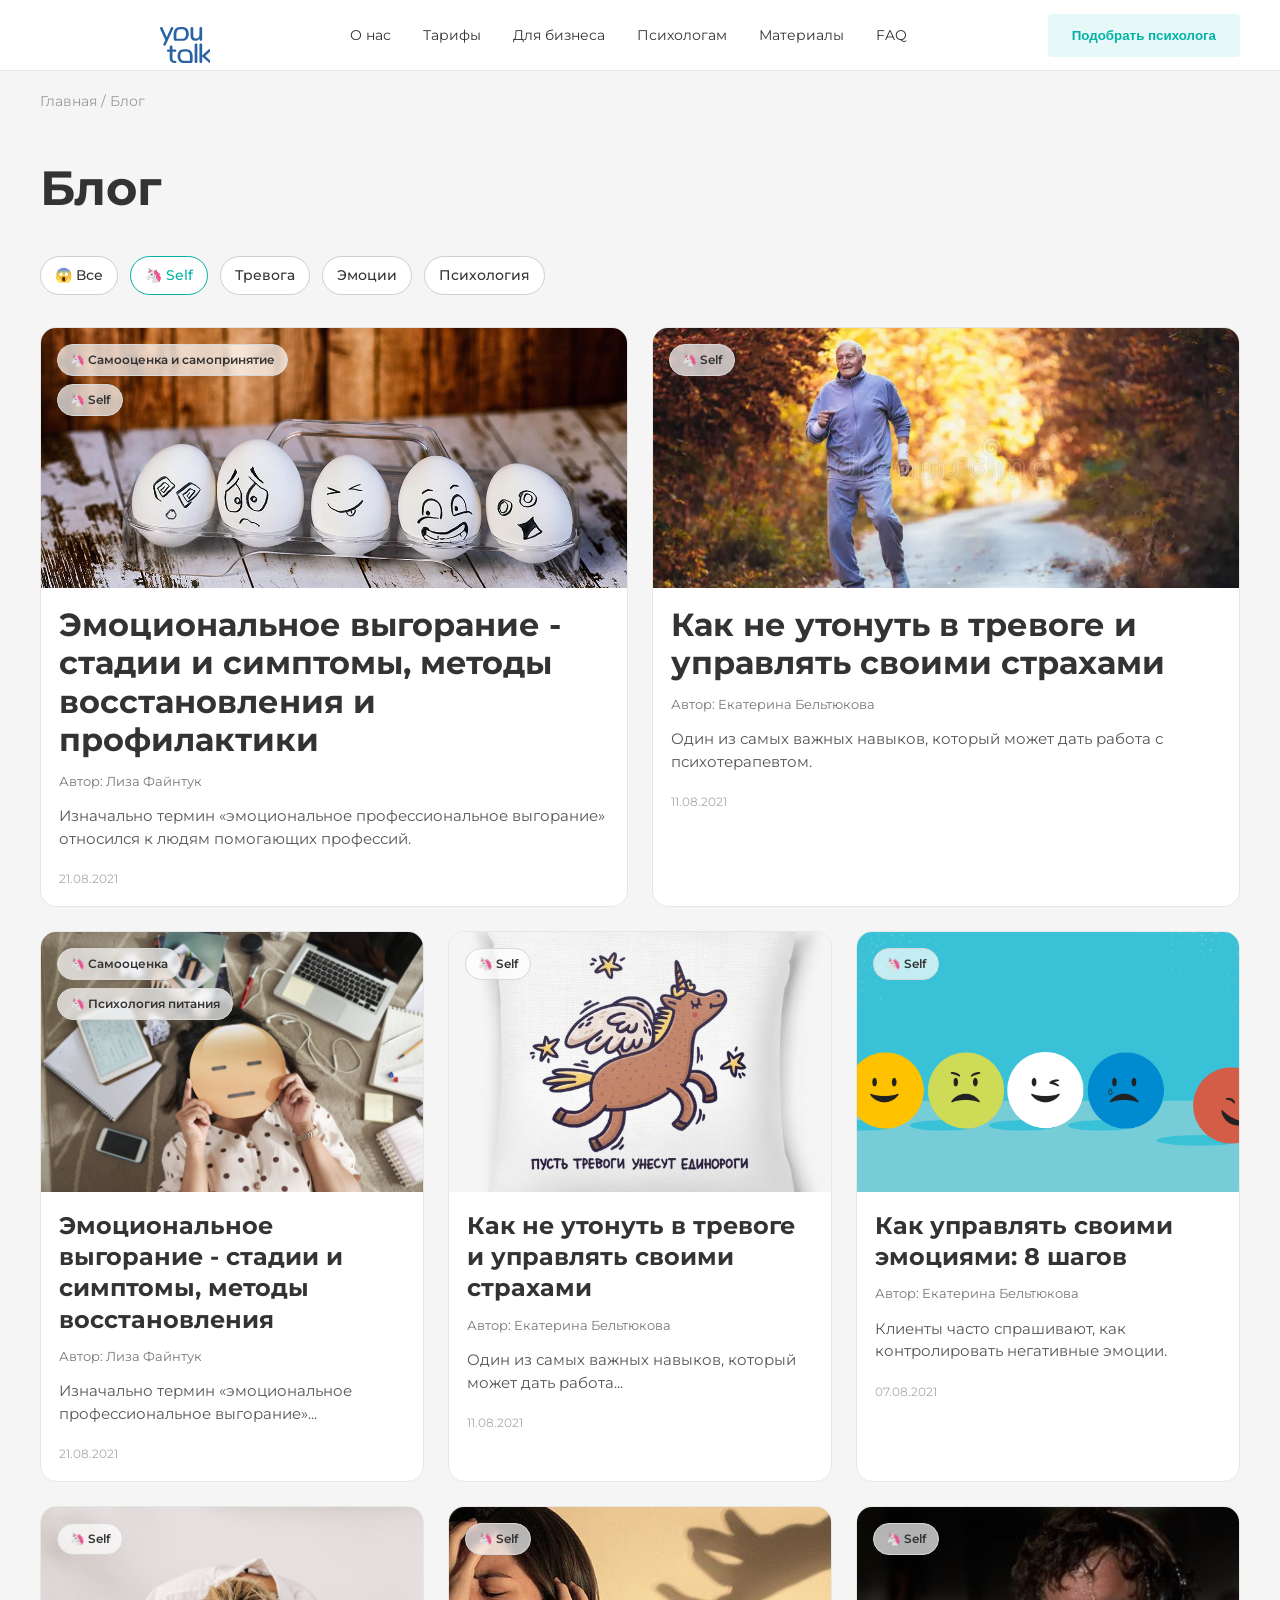
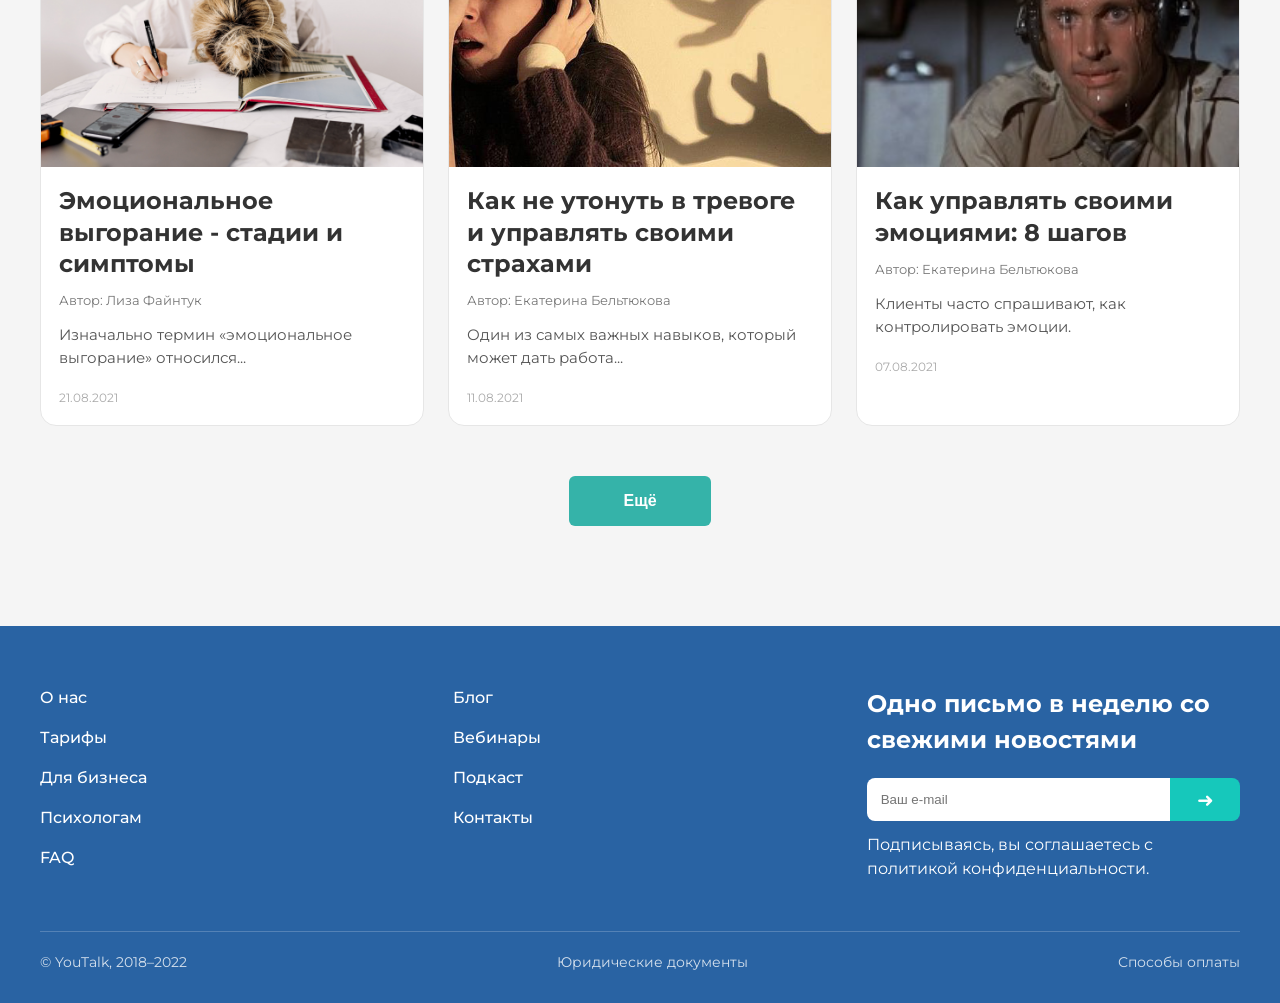
<file: index.html>
<!DOCTYPE html>
<html lang="ru">
<head>
  <meta charset="UTF-8" />
  <meta name="viewport" content="width=device-width, initial-scale=1.0" />
  <title>YouTalk Блог</title>
  <link rel="preconnect" href="https://fonts.googleapis.com">
  <link rel="preconnect" href="https://fonts.gstatic.com" crossorigin>
  <link href="https://fonts.googleapis.com/css2?family=Montserrat:wght@400;500;600;700;800&display=swap" rel="stylesheet">
  <link rel="stylesheet" href="css/style.css">
</head>
<body>

  <header>
    <div class="container header-wrapper">
      <a href="/" class="logo" aria-label="YouTalk"></a>
      <nav>
        <a href="#">О нас</a>
        <a href="#">Тарифы</a>
        <a href="#">Для бизнеса</a>
        <a href="#">Психологам</a>
        <a href="#">Материалы</a>
        <a href="#">FAQ</a>
      </nav>
      <button class="header-btn">Подобрать психолога</button>
    </div>
  </header>

  <main>
    <section class="container">
      <div class="breadcrumbs">Главная / Блог</div>
      <h1 class="page-title">Блог</h1>

      <div class="tags">
        <div class="tag">😱 Все</div>
        <div class="tag active">🦄 Self</div>
        <div class="tag">Тревога</div>
        <div class="tag">Эмоции</div>
        <div class="tag">Психология</div>
      </div>

      <div class="blog-grid full-blog-grid">
        <article class="blog-card featured">
          <img src="img/1.jpg" alt="Статья эмоциональное выгорание - стадии и симптомы, методы восстановления и профилактики, автор Лиза Файнтук">
          <div class="card-content">
            <div class="card-tags">
              <span>🦄 Самооценка и самопринятие</span>
              <span>🦄 Self</span>
            </div>
            <h2 class="card-title">Эмоциональное выгорание - стадии и симптомы, методы восстановления и профилактики</h2>
            <div class="card-author">Автор: Лиза Файнтук</div>
            <div class="card-text">Изначально термин «эмоциональное профессиональное выгорание» относился к людям помогающих профессий.</div>
            <div class="card-date">21.08.2021</div>
          </div>
        </article>

        <article class="blog-card featured">
          <a href="article.html" class="card-link">
            <img src="img/2.jpg" alt="Статья как не утонуть в тревоге и управлять своими страхами, автор Екатерина Бельтюкова">
            <div class="card-content">
              <div class="card-tags">
                <span>🦄 Self</span>
              </div>
              <h2 class="card-title">Как не утонуть в тревоге и управлять своими страхами</h2>
              <div class="card-author">Автор: Екатерина Бельтюкова</div>
              <div class="card-text">Один из самых важных навыков, который может дать работа с психотерапевтом.</div>
              <div class="card-date">11.08.2021</div>
            </div>
          </a>
        </article>

        <article class="blog-card small-card">
          <img src="img/3.jpg" alt="Статья эмоциональное выгорание - стадии и симптомы, методы восстановления, автор Лиза Файнтук">
          <div class="card-content">
            <div class="card-tags">
              <span>🦄 Самооценка</span>
              <span>🦄 Психология питания</span>
            </div>
            <h2 class="card-title">Эмоциональное выгорание - стадии и симптомы, методы восстановления</h2>
            <div class="card-author">Автор: Лиза Файнтук</div>
            <div class="card-text">Изначально термин «эмоциональное профессиональное выгорание»...</div>
            <div class="card-date">21.08.2021</div>
          </div>
        </article>

        <article class="blog-card small-card">
          <a href="article.html" class="card-link">
            <img src="img/4.jpg" alt="Статья как не утонуть в тревоге и управлять своими страхами, автор Екатерина Бельтюкова">
            <div class="card-content">
              <div class="card-tags">
                <span>🦄 Self</span>
              </div>
              <h2 class="card-title">Как не утонуть в тревоге и управлять своими страхами</h2>
              <div class="card-author">Автор: Екатерина Бельтюкова</div>
              <div class="card-text">Один из самых важных навыков, который может дать работа...</div>
              <div class="card-date">11.08.2021</div>
            </div>
          </a>
        </article>

        <article class="blog-card small-card">
          <img src="img/5.jpg" alt="Статья как управлять своими эмоциями: 8 шагов, автор Екатерина Бельтюкова">
          <div class="card-content">
            <div class="card-tags"><span>🦄 Self</span></div>
            <h2 class="card-title">Как управлять своими эмоциями: 8 шагов</h2>
            <div class="card-author">Автор: Екатерина Бельтюкова</div>
            <div class="card-text">Клиенты часто спрашивают, как контролировать негативные эмоции.</div>
            <div class="card-date">07.08.2021</div>
          </div>
        </article>

        <article class="blog-card small-card">
          <img src="img/6.jpg" alt="Статья эмоциональное выгорание - стадии и симптомы, методы восстановления, автор Лиза Файнтук">
          <div class="card-content">
            <div class="card-tags"><span>🦄 Self</span></div>
            <h2 class="card-title">Эмоциональное выгорание - стадии и симптомы</h2>
            <div class="card-author">Автор: Лиза Файнтук</div>
            <div class="card-text">Изначально термин «эмоциональное выгорание» относился...</div>
            <div class="card-date">21.08.2021</div>
          </div>
        </article>

        <article class="blog-card small-card">
          <a href="article.html" class="card-link">
            <img src="img/7.jpg" alt="Статья как не утонуть в тревоге и управлять своими страхами, автор Екатерина Бельтюкова">
            <div class="card-content">
              <div class="card-tags"><span>🦄 Self</span></div>
              <h2 class="card-title">Как не утонуть в тревоге и управлять своими страхами</h2>
              <div class="card-author">Автор: Екатерина Бельтюкова</div>
              <div class="card-text">Один из самых важных навыков, который может дать работа...</div>
              <div class="card-date">11.08.2021</div>
            </div>
          </a>
        </article>

        <article class="blog-card small-card">
          <img src="img/8.jpg" alt="Статья как управлять своими эмоциями: 8 шагов, автор Екатерина Бельтюкова">
          <div class="card-content">
            <div class="card-tags"><span>🦄 Self</span></div>
            <h2 class="card-title">Как управлять своими эмоциями: 8 шагов</h2>
            <div class="card-author">Автор: Екатерина Бельтюкова</div>
            <div class="card-text">Клиенты часто спрашивают, как контролировать эмоции.</div>
            <div class="card-date">07.08.2021</div>
          </div>
        </article>
      </div>

      <div class="load-more">
        <button>Ещё</button>
      </div>
    </section>
  </main>

  <footer>
    <div class="container">
      <div class="footer-top">
        <div class="footer-links">
          <a href="#">О нас</a>
          <a href="#">Тарифы</a>
          <a href="#">Для бизнеса</a>
          <a href="#">Психологам</a>
          <a href="#">FAQ</a>
        </div>
        <div class="footer-links">
          <a href="#">Блог</a>
          <a href="#">Вебинары</a>
          <a href="#">Подкаст</a>
          <a href="#">Контакты</a>
        </div>
        <div class="newsletter">
          <h3>Одно письмо в неделю со свежими новостями</h3>
          <div class="newsletter-form">
            <input type="email" placeholder="Ваш e-mail">
            <button>➜</button>
			<span class="footer-logo" aria-hidden="true"></span>
          </div>
          <p>Подписываясь, вы соглашаетесь с политикой конфиденциальности.</p>
        </div>
      </div>
      <div class="footer-bottom">
        <div>© YouTalk, 2018–2022</div>
        <div>Юридические документы</div>
        <div>Способы оплаты</div>
      </div>
    </div>
  </footer>

</body>
</html>
</file>
<file: css/style.css>
:root {
  --color-primary: #35b3A9;
}

* {
  margin: 0;
  padding: 0;
  box-sizing: border-box;
}

body {
  font-family: 'Montserrat', sans-serif;
  background: #f5f5f5;
  color: #333;
  line-height: 1.5;
}

a {
  text-decoration: none;
  color: inherit;
}

img {
  width: 100%;
  display: block;
}

.container {
  width: 1200px;
  margin: 0 auto;
}

header {
  background: white;
  border-bottom: 1px solid #e5e5e5;
  position: sticky;
  top: 0;
  z-index: 100;
}

.header-wrapper {
  height: 70px;
  display: flex;
  align-items: center;
  justify-content: space-between;
}

.logo {
  font-size: 30px;
  font-weight: 800;
  color: #2b6cb0;
}

nav {
  display: flex;
  gap: 32px;
  font-size: 14px;
}

.header-btn {
  background: #e6f8f7;
  color: #03b2a5;
  border: none;
  padding: 14px 24px;
  border-radius: 4px;
  font-weight: 700;
  cursor: pointer;
}

.breadcrumbs {
  margin-top: 20px;
  color: #999;
  font-size: 14px;
}

.page-title {
  font-size: 48px;
  margin: 40px 0 32px;
  font-weight: 700;
}

.tags {
  display: flex;
  flex-wrap: wrap;
  gap: 12px;
  margin-bottom: 32px;
}

.tag {
  padding: 8px 14px;
  border: 1px solid #cfcfcf;
  border-radius: 30px;
  background: white;
  font-size: 14px;
  font-weight: 500;
}

.tag.active {
  border-color: #03b2a5;
  color: #03b2a5;
}

.blog-grid {
  display: grid;
  grid-template-columns: repeat(6, 1fr);
  gap: 24px;
  margin-bottom: 50px;
}

.featured {
  grid-column: span 3;
}

.small-card {
  grid-column: span 2;
}

.featured .card-title {
  font-size: 32px;
  line-height: 1.2;
}

.small-card .card-title {
  font-size: 24px;
  line-height: 1.3;
}

.card-tags {
  position: absolute;
  top: 16px;
  left: 16px;
  z-index: 2;
  display: flex;
  flex-wrap: wrap;
  flex-direction: column;
  align-items: flex-start;
  gap: 8px;
  margin-bottom: 0;   
}

.card-tags span {
  background: rgba(255, 255, 255, 0.7);
  border: 1px solid #d7d7d7;
  border-radius: 24px;
  padding: 6px 12px;
  font-size: 12px;
  font-weight: 600;  
  backdrop-filter: blur(2px);
}

.blog-card > img,
.blog-card > a > img {
  height: 260px;
  object-fit: cover;
}

.blog-card {
  position: relative;
  background: white;
  border-radius: 16px;
  overflow: hidden;
  border: 1px solid #e6e6e6;
  transition: 0.3s;
  
}

.blog-card:hover {
  transform: translateY(-5px);
  box-shadow: 0 10px 30px rgba(0,0,0,0.08);
}

.card-link {
  display: block;
  text-decoration: none;
  color: inherit;
}

.card-content {
  padding: 18px;
}

.card-title {
  font-size: 24px;
  font-weight: 700;
  margin-bottom: 12px;
}

.card-author {
  color: #777;
  font-size: 13px;
  margin-bottom: 14px;
}

.card-text {
  color: #555;
  font-size: 15px;
  margin-bottom: 20px;
}

.card-date {
  color: #aaa;
  font-size: 12px;
}

.load-more {
  display: flex;
  justify-content: center;
  margin-bottom: 80px;
}

.load-more button {
  background: var(--color-primary);
  border: none;
  color: white;
  padding: 16px 54px;
  border-radius: 6px;
  font-size: 16px;
  font-weight: 700;
  cursor: pointer;
}

.article-layout {
  display: grid;
  grid-template-columns: 1fr 320px;
  gap: 40px;
  margin-top: 40px;
}

.article h1 {
  font-size: 52px;
  line-height: 1.1;
  margin-bottom: 20px;
}

.article-meta {
  color: #777;
  margin-bottom: 24px;
}

.article-image {
  border-radius: 4px;
  overflow: hidden;
  margin-bottom: 32px;
}

.article-content {
  max-width: 720px;
}

.article h3 {
  font-size: 24px;
  margin-bottom: 20px;
}

.article p {
  margin-bottom: 22px;
  color: #444;
  font-size: 18px;
}

.article h2 {
  margin: 40px 0 20px;
  font-size: 34px;
}

.article ul {
  margin-left: 24px;
  margin-bottom: 30px;
}

.article li {
  margin-bottom: 10px;
  font-size: 18px;
}

.quote {
  background: #f2f7ff;
  padding: 28px;
  border-radius: 18px;
  margin: 40px 0;
  font-style: italic;
}

.quote-back {
  background: url('../img/Vector.png') center/contain no-repeat;
  font-style: italic;
  color: #666;  
  text-align: center;
  padding: 40px 20px;    
  position: relative;  
}

.article-image.small {
  max-width: 680px;
}

.article ul {
  list-style-type: disc;
}
.article ul li::marker {
  color: var(--color-primary);
  font-size: 18px; 
}

.article-split {
  display: grid;
  grid-template-columns: 280px 1fr;
  gap: 30px;
  align-items: flex-start;
  margin: 40px 0;
}

.article-split.reverse {
  grid-template-columns: 1fr 280px;
}

.article-split-image img {
  border-radius: 4px;
}

.text-center {
  text-align: center;
}

.article-gallery {
  display: grid;
  grid-template-columns: repeat(2, 1fr);
  gap: 24px;
  margin: 40px 0;
}

.gallery-card img {
  border-radius: 18px;
  margin-bottom: 16px;
}

.gallery-card p {
  font-size: 15px;
}

.article-tags {
  display: flex;
  flex-wrap: wrap;
  gap: 12px;
  margin-top: 40px;
}

.article-tags span {
  background: #f0f7ff;
  color: #2963a3;
  padding: 10px 14px;
  border-radius: 30px;
  font-size: 14px;
}

.quote-author {
  display: block;
  margin-top: 16px;
  font-weight: 700;
  color: #333;
  font-style: normal;
}

.exercise {
  background: #fff3eb;
  padding: 28px;
  border-radius: 18px;
  margin: 32px 0;
}

.sidebar {
  display: flex;
  flex-direction: column;
  gap: 24px;
}

.sidebar-card {
  background: white;
  border-radius: 20px;
  padding: 24px;
  border: 1px solid #ececec;
}

.profile-list {
  margin: 20px 0;
  padding-left: 20px;
  color: #555;
}

.gift-price {
  font-size: 32px;
  font-weight: 700;
  margin-bottom: 20px;
}

.sidebar-card h3 {
  margin: 18px 0 10px;
  font-size: 24px;
}

.sidebar-card p {
  color: #666;
  font-size: 14px;
  margin-bottom: 20px;
}

.sidebar-card button {
  width: 100%;
  background: var(--color-primary);
  color: white;
  border: none;
  padding: 14px;
  border-radius: 6px;
  font-weight: 700;
  cursor: pointer;
}

.cta {
  margin: 100px 0;
  background: white;
  border-radius: 24px;
  padding: 60px;
  display: flex;
  align-items: center;
  justify-content: space-between;
  gap: 40px;
}

.cta h2 {
  font-size: 48px;
  margin-bottom: 18px;
}

.cta p {
  color: #555;
  margin-bottom: 24px;
  max-width: 500px;
}

.cta button {
  background: var(--color-primary);
  border: none;
  color: white;
  padding: 16px 28px;
  border-radius: 8px;
  font-weight: 700;
  cursor: pointer;
}

footer {
  background: #2963a3;
  color: white;
  padding: 60px 0 30px;
  margin-top: 100px;
}

.footer-top {
  display: grid;
  grid-template-columns: repeat(3, 1fr);
  gap: 40px;
  margin-bottom: 50px;
}

.footer-links {
  display: flex;
  flex-direction: column;
  gap: 16px;
  font-weight: 500;
}

.newsletter h3 {
  margin-bottom: 20px;
  font-size: 24px;
}

.newsletter-form {
  display: flex;
  overflow: hidden;
  border-radius: 8px;
  margin-bottom: 12px;
}

.newsletter-form input {
  flex: 1;
  padding: 14px;
  border: none;
  outline: none;
}

.newsletter-form button {
  width: 70px;
  border: none;
  background: #16c8bb;
  color: white;
  font-size: 20px;
  cursor: pointer;
}

.footer-bottom {
  border-top: 1px solid rgba(255,255,255,0.2);
  padding-top: 20px;
  display: flex;
  justify-content: space-between;
  color: rgba(255,255,255,0.8);
  font-size: 14px;
}

.logo {
  display: block;
  width: 170px;
  height: 56px;
  background-image: url("data:image/svg+xml,%3Csvg width='170' height='56' viewBox='0 0 170 56' fill='none' xmlns='http://www.w3.org/2000/svg'%3E%3Cg clip-path='url(%23clip0_4492_2230)'%3E%3Cpath d='M133.33 21.2804C133.33 21.1194 133.295 20.9604 133.228 20.8146C133.16 20.6687 133.062 20.5397 132.94 20.4365C132.695 20.2051 132.372 20.078 132.037 20.0815C131.804 20.0778 131.575 20.1406 131.376 20.2629C131.156 20.4041 130.99 20.615 130.902 20.8624L126.738 30.2114L122.563 20.844C122.472 20.6111 122.311 20.4126 122.103 20.2761C121.895 20.1395 121.65 20.0715 121.403 20.0815C121.048 20.0798 120.703 20.2056 120.432 20.4365C120.296 20.538 120.187 20.6706 120.112 20.8232C120.036 20.9758 119.998 21.1442 120 21.3146C119.998 21.4819 120.035 21.6474 120.107 21.7983L125.312 32.9772L123.453 36.9839C123.375 37.1552 123.329 37.3398 123.318 37.5281C123.316 37.6859 123.35 37.8421 123.418 37.9841C123.487 38.1261 123.587 38.25 123.711 38.3458C123.956 38.5555 124.267 38.6694 124.588 38.6665C124.824 38.6655 125.054 38.5941 125.249 38.4614C125.463 38.3199 125.629 38.1164 125.725 37.8778L133.223 21.7983C133.294 21.6351 133.331 21.4587 133.33 21.2804Z' fill='%232963A3'/%3E%3Cpath d='M159.507 32.5118C159.499 32.6807 159.526 32.8493 159.587 33.0069C159.647 33.1645 159.74 33.3075 159.858 33.4267C159.982 33.5416 160.127 33.6306 160.284 33.6888C160.442 33.747 160.609 33.7732 160.777 33.7659C161.143 33.7818 161.5 33.6536 161.774 33.4083C161.9 33.2915 162 33.1486 162.067 32.9894C162.134 32.8302 162.166 32.6584 162.162 32.4855V21.3908C162.171 21.2108 162.143 21.0309 162.08 20.8622C162.018 20.6935 161.921 20.5397 161.797 20.4102C161.516 20.1793 161.164 20.0544 160.802 20.0568C160.44 20.0592 160.09 20.1888 159.812 20.4233C159.686 20.5492 159.587 20.7003 159.522 20.8669C159.457 21.0335 159.427 21.2119 159.434 21.3908V27.7979C159.434 28.9406 159.115 29.8582 158.477 30.5505C158.149 30.8971 157.752 31.1689 157.312 31.3476C156.872 31.5262 156.4 31.6077 155.926 31.5864C155.029 31.5864 154.364 31.3322 153.93 30.8239C153.496 30.3157 153.28 29.5269 153.282 28.4578V21.3908C153.291 21.2108 153.263 21.0309 153.2 20.8622C153.138 20.6935 153.041 20.5397 152.917 20.4102C152.784 20.2872 152.627 20.1925 152.457 20.1316C152.287 20.0706 152.106 20.0447 151.926 20.0552C151.742 20.0442 151.558 20.0699 151.385 20.1308C151.211 20.1917 151.051 20.2866 150.913 20.4102C150.788 20.5388 150.691 20.6926 150.628 20.8615C150.566 21.0304 150.539 21.2107 150.549 21.3908V28.4893C150.549 32.0508 152.151 33.8316 155.353 33.8316C156.204 33.8433 157.044 33.6371 157.795 33.2322C158.523 32.833 159.119 32.2258 159.507 31.4865V32.5118Z' fill='%232963A3'/%3E%3Cpath d='M135.355 53.8917L134.598 53.8364C133.879 53.7821 133.344 53.5551 132.992 53.1555C132.643 52.7559 132.471 52.1275 132.471 51.2731V44.6767H135.134C135.448 44.7007 135.76 44.6071 136.011 44.4138C136.117 44.3137 136.2 44.191 136.254 44.0546C136.307 43.9182 136.33 43.7715 136.321 43.6251C136.329 43.4788 136.306 43.3324 136.252 43.1962C136.199 43.0599 136.116 42.9371 136.011 42.8364C135.765 42.6328 135.452 42.5305 135.134 42.5498H132.461V39.7419C132.471 39.5607 132.443 39.3794 132.378 39.2103C132.313 39.0411 132.212 38.888 132.084 38.7613C131.809 38.5154 131.451 38.3871 131.084 38.4037C130.905 38.3942 130.726 38.4207 130.557 38.4817C130.388 38.5426 130.233 38.6367 130.101 38.7587C129.975 38.8873 129.878 39.0411 129.815 39.21C129.753 39.3789 129.726 39.5592 129.736 39.7393V42.5498H128.117C127.8 42.5299 127.486 42.6323 127.24 42.8364C127.134 42.9366 127.051 43.0592 126.997 43.1955C126.943 43.3319 126.919 43.4785 126.928 43.6251C126.928 44.3262 127.324 44.6767 128.117 44.6767H129.736V51.0838C129.736 52.6271 130.095 53.797 130.816 54.5857C131.537 55.3745 132.622 55.8267 134.08 55.9371L134.809 55.9897C135.232 56.0514 135.664 55.9701 136.037 55.7583C136.172 55.6685 136.282 55.5447 136.355 55.399C136.429 55.2533 136.464 55.0908 136.456 54.9275C136.463 54.7955 136.444 54.6633 136.399 54.539C136.355 54.4147 136.285 54.3009 136.196 54.2045C135.959 54.0065 135.662 53.8961 135.355 53.8917Z' fill='%232963A3'/%3E%3Cpath d='M156.012 36.4976C155.653 36.4854 155.303 36.6071 155.028 36.8394C154.894 36.9653 154.789 37.1198 154.722 37.2917C154.654 37.4637 154.625 37.6486 154.638 37.8332V54.683C154.625 54.8657 154.653 55.0489 154.721 55.2189C154.788 55.3888 154.893 55.5409 155.028 55.6636C155.307 55.8877 155.656 56.0034 156.012 55.9896C156.365 56.0049 156.711 55.8889 156.985 55.6636C157.116 55.5385 157.218 55.3857 157.283 55.2161C157.348 55.0465 157.375 54.8644 157.362 54.683V37.8332C157.375 37.6498 157.347 37.466 157.282 37.2944C157.217 37.1228 157.115 36.9676 156.985 36.8394C156.715 36.606 156.367 36.484 156.012 36.4976Z' fill='%232963A3'/%3E%3Cpath d='M170.513 53.6997L165.225 48.9831L170.029 44.54C170.168 44.4229 170.281 44.2773 170.361 44.1128C170.44 43.9482 170.484 43.7686 170.49 43.5856C170.481 43.2483 170.344 42.9273 170.108 42.689C169.872 42.4506 169.554 42.3133 169.22 42.3053C168.883 42.327 168.566 42.473 168.33 42.7154L162.177 48.5204V37.8332C162.19 37.6498 162.162 37.4658 162.097 37.2941C162.032 37.1225 161.93 36.9673 161.8 36.8394C161.53 36.606 161.184 36.4839 160.829 36.4976C160.47 36.4853 160.119 36.6069 159.843 36.8394C159.708 36.9653 159.604 37.1198 159.536 37.2918C159.469 37.4637 159.44 37.6487 159.452 37.8332V54.6593C159.44 54.8443 159.469 55.0296 159.536 55.202C159.604 55.3743 159.708 55.5293 159.843 55.6557C160.119 55.8873 160.47 56.008 160.829 55.9949C161.183 56.0094 161.53 55.8882 161.8 55.6557C161.931 55.5273 162.032 55.3717 162.097 55.1996C162.162 55.0275 162.19 54.8431 162.177 54.6593V49.6115L168.897 55.6084C169.141 55.8532 169.472 55.9903 169.816 55.9896C169.974 55.9905 170.13 55.9568 170.275 55.891C170.419 55.8253 170.547 55.7289 170.651 55.6084C170.884 55.3667 171.013 55.0416 171.01 54.704C171.01 54.5092 170.964 54.3173 170.878 54.1431C170.792 53.9689 170.667 53.8171 170.513 53.6997Z' fill='%232963A3'/%3E%3Cpath d='M135.334 33.8212H142.33C143.522 33.8473 144.699 33.5563 145.745 32.9773C146.719 32.417 147.508 31.5782 148.011 30.5664C148.56 29.4342 148.833 28.1856 148.805 26.9252C148.836 25.6569 148.563 24.3998 148.011 23.2602C147.509 22.2459 146.72 21.405 145.745 20.8441C144.699 20.2651 143.522 19.974 142.33 20.0002H140.12C138.93 19.974 137.753 20.2651 136.708 20.8441C135.732 21.4035 134.942 22.2448 134.442 23.2602C133.889 24.3996 133.616 25.6566 133.645 26.9252V30.7794C133.645 33.001 134.207 33.8212 135.334 33.8212ZM137.37 23.418C138.018 22.6117 138.935 22.2086 140.12 22.2086H142.33C143.517 22.2086 144.435 22.6135 145.084 23.4232C145.732 24.233 146.056 25.4003 146.054 26.9252C146.054 28.4693 145.735 29.641 145.097 30.4402C144.458 31.2395 143.536 31.64 142.33 31.6417H136.43C136.43 31.6417 136.396 28.4684 136.396 26.9252C136.396 25.3819 136.721 24.2303 137.37 23.418Z' fill='%232963A3'/%3E%3Cpath d='M149.609 43.023C148.566 42.4423 147.389 42.1502 146.197 42.1764H143.988C142.796 42.1515 141.618 42.4434 140.573 43.023C139.598 43.5829 138.809 44.4229 138.306 45.4365C137.76 46.5777 137.493 47.8343 137.526 49.1014C137.495 50.3607 137.763 51.609 138.306 52.7427C138.809 53.755 139.598 54.594 140.573 55.1536C141.619 55.7322 142.796 56.0232 143.988 55.9975H150.984C152.113 55.9975 152.673 55.1772 152.673 52.9478V49.1014C152.703 47.8328 152.43 46.5756 151.876 45.4365C151.376 44.4218 150.586 43.5813 149.609 43.023ZM149.888 53.818H143.988C142.785 53.818 141.863 53.4184 141.221 52.6191C140.579 51.8199 140.261 50.6473 140.266 49.1014C140.266 47.5731 140.59 46.4057 141.237 45.5995C141.884 44.7932 142.801 44.3884 143.988 44.3849H146.197C147.384 44.3849 148.302 44.7897 148.951 45.5995C149.6 46.4092 149.926 47.5766 149.93 49.1014C149.93 50.6447 149.888 53.818 149.888 53.818Z' fill='%232963A3'/%3E%3C/g%3E%3C/svg%3E");
  background-size: contain;
  background-repeat: no-repeat;
  background-position: center;
}

.newsletter-form {
  position: relative;
}

.footer-logo {
  position: absolute;
  right: 80px;
  top: 50%;
  transform: translateY(-50%);
  display: block;
  width: 110px;
  height: 25px;
  background-image: url('../svg/bottom.svg');
  background-size: contain;
  background-repeat: no-repeat;
  background-position: center;
}

@media (max-width: 1200px) {
  .container {
    width: 95%;
  }
  .featured .card-title {
    font-size: 28px;
  }
}

@media (max-width: 992px) {
  .blog-grid {
    grid-template-columns: repeat(2, 1fr);
  }
  .featured,
  .small-card {
    grid-column: span 1;
  }
  .article-layout {
    grid-template-columns: 1fr;
  }
  .cta {
    flex-direction: column;
    text-align: center;
  }
  .blog-card > img,
  .blog-card > a > img {
    height: 220px;
  }
}

@media (max-width: 768px) {
  nav {
    display: none;
  }
  .blog-card > img,
  .blog-card > a > img {
    height: 200px;
  }
  .blog-grid {
    grid-template-columns: 1fr;
  }
  .footer-top {
    grid-template-columns: 1fr;
  }
  .page-title {
    font-size: 36px;
  }
  .article h1 {
    font-size: 36px;
  }
  .cta h2 {
    font-size: 32px;
  }
}

@media (max-width: 1200px) {
  .container {
    width: 95%;
  }
  .featured .card-title {
    font-size: 28px;
  }
}

@media (max-width: 992px) {
  .blog-grid {
    grid-template-columns: repeat(2, 1fr);
  }
  .featured,
  .small-card {
    grid-column: span 1;
  }

  .article-layout {
    grid-template-columns: 1fr;
  }
  .sidebar {
    margin-top: 40px;
  }

  .cta {
    flex-direction: column;
    text-align: center;
  }
  .cta img {
    max-width: 300px;
    margin: 0 auto;
  }

  .article-split,
  .article-split.reverse {
    grid-template-columns: 1fr;
    gap: 20px;
  }
  .article-split-image img {
    width: 100%;
    max-width: 400px;
    margin: 0 auto;
    display: block;
  }

  .article-gallery {
    grid-template-columns: 1fr 1fr;
  }
}

@media (max-width: 768px) {
  nav {
    display: none;
  }

  .blog-grid {
    grid-template-columns: 1fr;
  }

  .page-title {
    font-size: 32px;
  }
  .article h1 {
    font-size: 32px;
  }
  .cta h2 {
    font-size: 28px;
  }

  .footer-top {
    grid-template-columns: 1fr;
  }
  .footer-bottom {
    flex-direction: column;
    gap: 10px;
    align-items: center;
  }

  .article-gallery {
    grid-template-columns: 1fr;
  }

  .sidebar-card {
    width: 100%;
  }
}

@media (max-width: 480px) {
  .page-title {
    font-size: 26px;
  }
  .article h1 {
    font-size: 26px;
  }
  .cta {
    padding: 30px 20px;
  }
  .cta h2 {
    font-size: 24px;
  }
  .header-wrapper {
    flex-wrap: wrap;
  }
  .logo {
    width: 140px;
    height: 40px;
  }
  .header-btn {
    padding: 10px 16px;
    font-size: 14px;
  }
}
</file>
